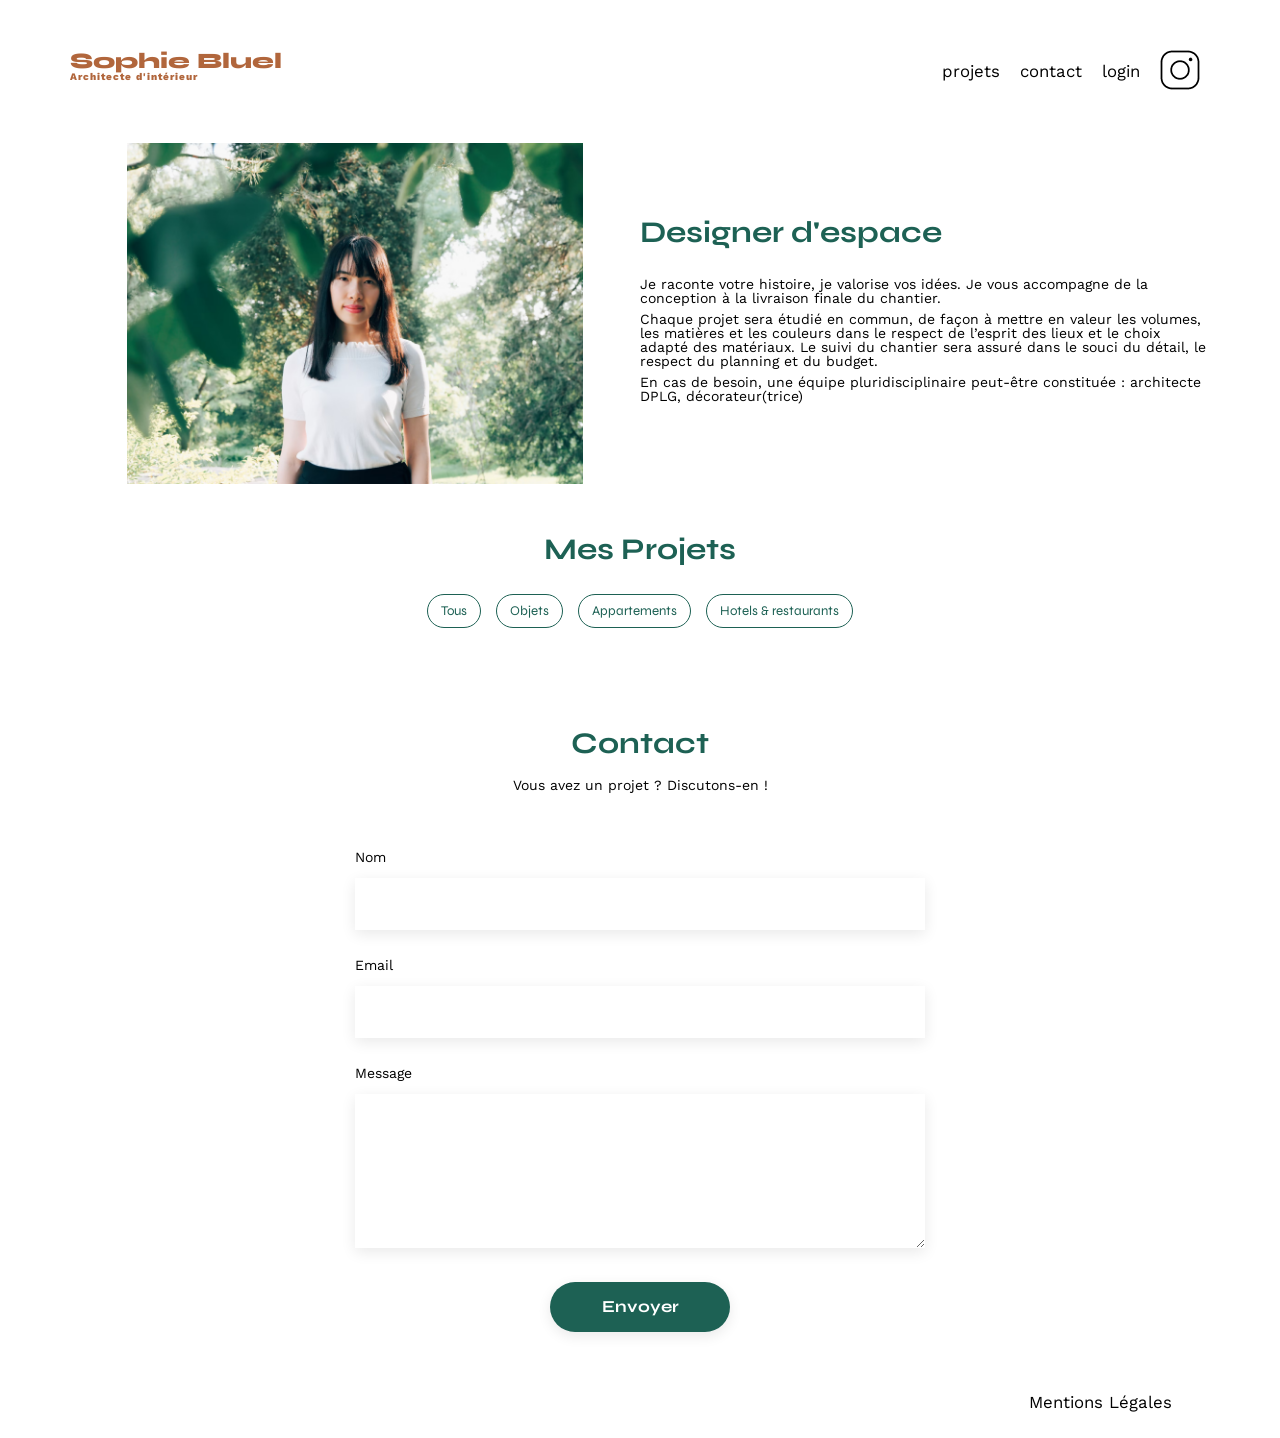
<file: FrontEnd/index.html>
<!DOCTYPE html>
<html lang="fr">
<head>
	<meta charset="UTF-8">
	<title>Sophie Bluel - Architecte d'intérieur</title>
	<meta name="viewport" content="width=device-width, initial-scale=1.0">
	<link rel="preconnect" href="https://fonts.googleapis.com">
	<link rel="preconnect" href="https://fonts.gstatic.com" crossorigin>
	<link href="https://fonts.googleapis.com/css2?family=Syne:wght@700;800&family=Work+Sans&display=swap" rel="stylesheet">
	<meta name="description" content="">
	<link rel="stylesheet" href="./assets/style.css">
	<script type="module" src="script.js"></script>
</head>
<body>
<header>
	<h1>Sophie Bluel <span>Architecte d'intérieur</span></h1>
	<nav>
		<ul>
			<li>projets</li>
			<li>contact</li>
			<li>login</li>
			<li><img src="./assets/icons/instagram.png" alt="Instagram"></li>
		</ul>
	</nav>
</header>
<main>
	<section id="introduction">
		<figure>
			<img src="./assets/images/sophie-bluel.png" alt="">
		</figure>
		<article>
			<h2>Designer d'espace</h2>
			<p>Je raconte votre histoire, je valorise vos idées. Je vous accompagne de la conception à la livraison finale du chantier.</p>
			<p>Chaque projet sera étudié en commun, de façon à mettre en valeur les volumes, les matières et les couleurs dans le respect de l’esprit des lieux et le choix adapté des matériaux. Le suivi du chantier sera assuré dans le souci du détail, le respect du planning et du budget.</p>
			<p>En cas de besoin, une équipe pluridisciplinaire peut-être constituée : architecte DPLG, décorateur(trice)</p>
		</article>
	</section>
	<section id="portfolio">
		<h2>Mes Projets</h2>
		<div class="filter-container">
			<button class="filter">Tous</button>
			<button class="filter">Objets</button>
			<button class="filter">Appartements</button>
			<button class="filter">Hotels & restaurants</button>
		</div>
		<div class="gallery">
		</div>
	</section>
	<section id="contact">
		<h2>Contact</h2>
		<p>Vous avez un projet ? Discutons-en !</p>
		<form action="#" method="post">
			<label for="name">Nom</label>
			<input type="text" name="name" id="name">
			<label for="email">Email</label>
			<input type="email" name="email" id="email">
			<label for="message">Message</label>
			<textarea name="message" id="message" cols="30" rows="10"></textarea>
			<input type="submit" value="Envoyer">
		</form>
	</section>
</main>

<footer>
	<nav>
		<ul>
			<li>Mentions Légales</li>
		</ul>
	</nav>
</footer>
</body>
</html>
</file>
<file: FrontEnd/assets/style.css>
/* http://meyerweb.com/eric/tools/css/reset/
   v2.0 | 20110126
   License: none (public domain)
*/

html, body, div, span, applet, object, iframe,
h1, h2, h3, h4, h5, h6, p, blockquote, pre,
a, abbr, acronym, address, big, cite, code,
del, dfn, em, img, ins, kbd, q, s, samp,
small, strike, strong, sub, sup, tt, var,
b, u, i, center,
dl, dt, dd, ol, ul, li,
fieldset, form, label, legend,
table, caption, tbody, tfoot, thead, tr, th, td,
article, aside, canvas, details, embed,
figure, figcaption, footer, header, hgroup,
menu, nav, output, ruby, section, summary,
time, mark, audio, video {
	margin: 0;
	padding: 0;
	border: 0;
	font-size: 100%;
	font: inherit;
	vertical-align: baseline;
}
/* HTML5 display-role reset for older browsers */
article, aside, details, figcaption, figure,
footer, header, hgroup, menu, nav, section {
	display: block;
}
body {
	line-height: 1;
}
ol, ul {
	list-style: none;
}
blockquote, q {
	quotes: none;
}
blockquote:before, blockquote:after,
q:before, q:after {
	content: '';
	content: none;
}
table {
	border-collapse: collapse;
	border-spacing: 0;
}
/** end reset css**/
body {
	max-width: 1140px;
	margin:auto;
	font-family: 'Work Sans' ;
	font-size: 14px;
}
header {
	display: flex;
	justify-content: space-between;
	margin: 50px 0
}
section {
	margin: 50px 0
}

h1{
	display: flex;
	flex-direction: column;
	font-family: 'Syne';
	font-size: 22px;
	font-weight: 800;
	color: #B1663C
}

h1 > span {
	font-family: 'Work Sans';
	font-size:10px;
	letter-spacing: 0.1em;
;
}

h2{
	font-family: 'Syne';
	font-weight: 700;
	font-size: 30px;
	color: #1D6154
}
nav ul {
	display: flex;
	align-items: center;
	list-style-type: none;

}
nav li {
	padding: 0 10px;
	font-size: 1.2em;
}

li:hover {
	color: #B1663C;
}
#introduction {
	display: flex;
	align-items: center;
}
#introduction figure {
	flex: 1
}
#introduction img {
	display: block;
	margin: auto;
	width: 80%;
}

#introduction article {
	flex: 1
}
#introduction h2 {
	margin-bottom: 1em;
}

#introduction p {
	margin-bottom: 0.5em;
}
#portfolio h2 {
	text-align: center;
	margin-bottom: 1em;
}

.filter-container {
	display: flex;
	justify-content: center;
	padding-bottom: 50px;
	gap: 15px;
}

.filter {
	font-family: 'Syne';
	color: #1D6154;
	background-color: white;
	border: 1.5px solid #1D6154;
	border-radius: 20px;
	padding: 8px 13px 8px 13px;
}

.filter:hover {
	background-color: #1D6154;
	color: white;
	cursor: pointer;
}

.filter.active {
	background-color: #1D6154;
	color: white;
	cursor: pointer;
}

.gallery {
	width: 100%;
	display: grid;
	grid-template-columns: 1fr 1fr 1fr;
	grid-column-gap: 20px;
	grid-row-gap: 20px;
}

.gallery img {
	width: 100%;

}
#contact {
	width: 50%;
margin: auto;
}
#contact > * {
	text-align: center;

}
#contact h2{
	margin-bottom: 20px;
}
#contact form {
	text-align: left;
	margin-top:30px;
	display: flex;
	flex-direction: column;
}

#contact input {
	height: 50px;
	font-size: 1.2em;
	border: none;
	box-shadow: 0px 4px 14px rgba(0, 0, 0, 0.09);
}
#contact label {
	margin: 2em 0 1em 0;
}
#contact textarea {
	border: none;
	box-shadow: 0px 4px 14px rgba(0, 0, 0, 0.09);
}

input[type="submit"]{
	font-family: 'Syne';
	font-weight: 700;
	color: white;
	background-color: #1D6154;
	margin : 2em auto ;
	width: 180px;
	text-align: center;
	border-radius: 60px ;
}

footer nav ul {
	display: flex;
	justify-content: flex-end;
	margin: 2em
}
</file>
